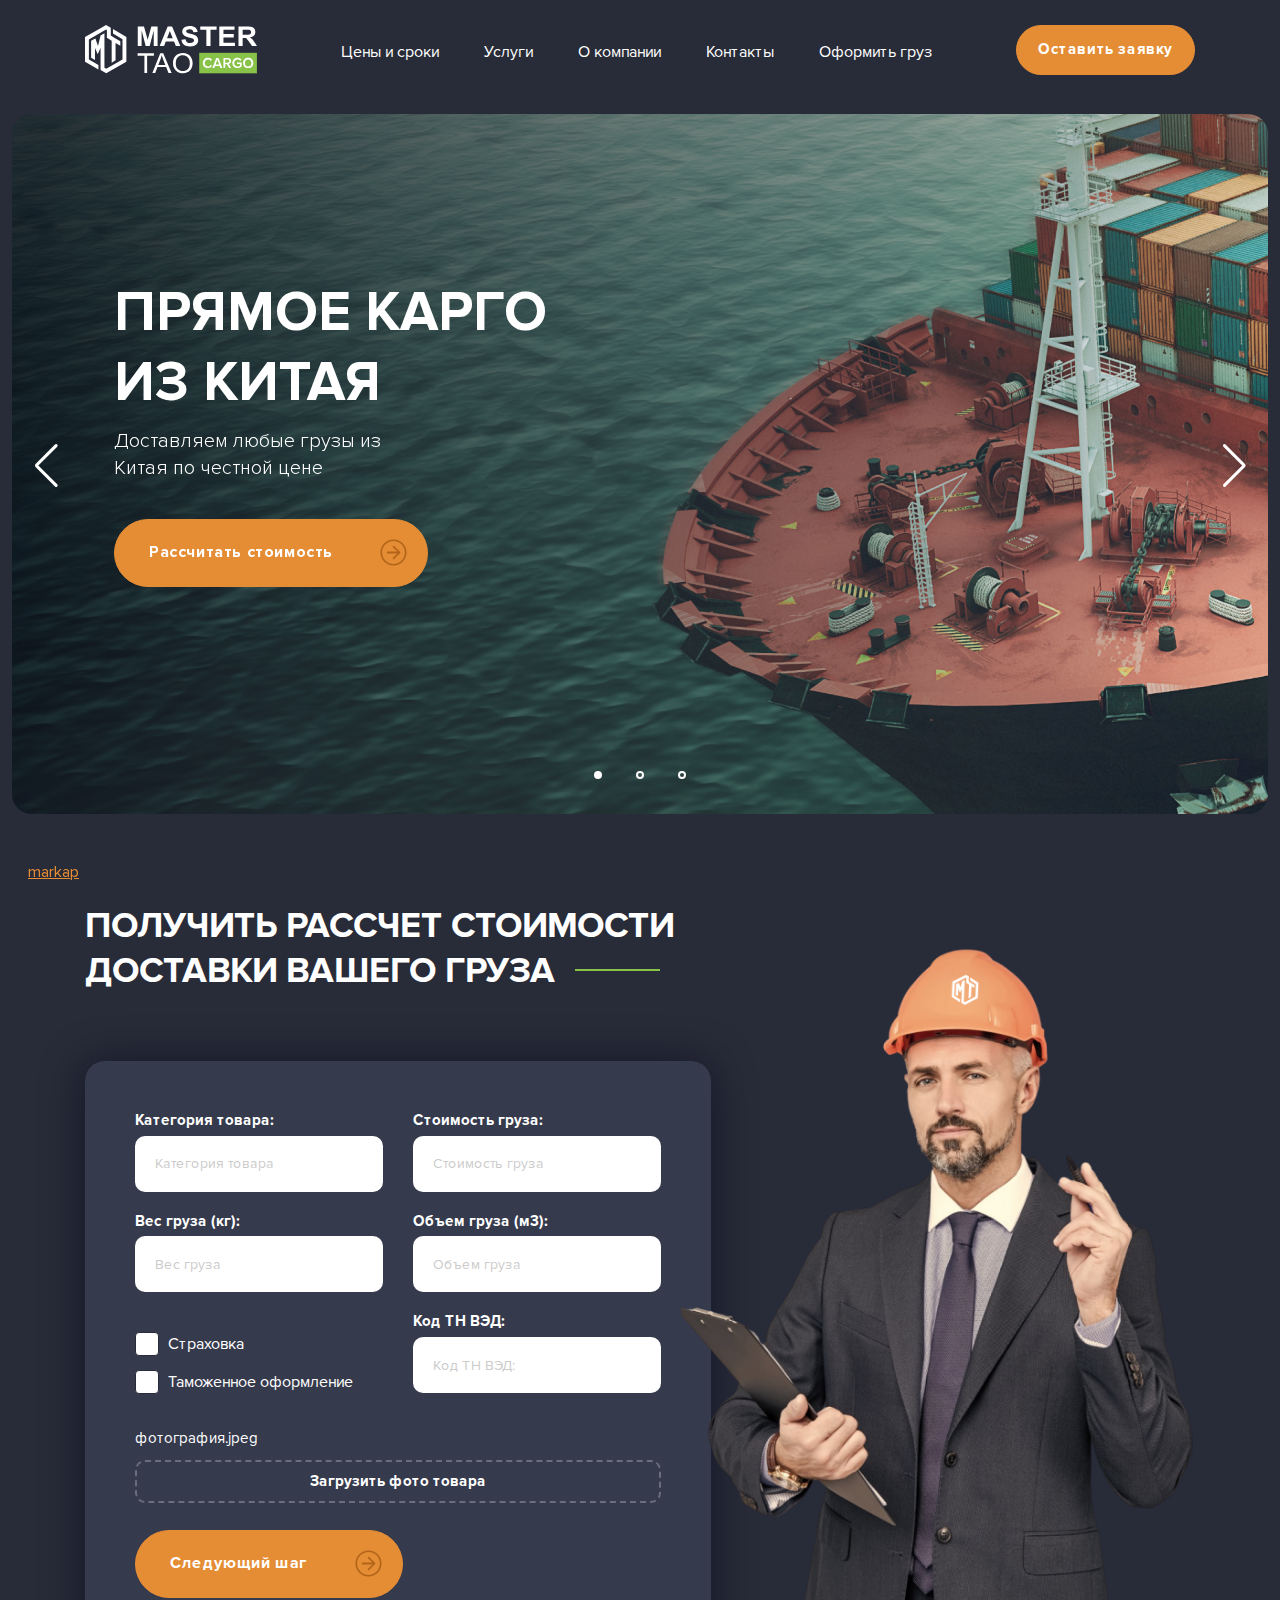
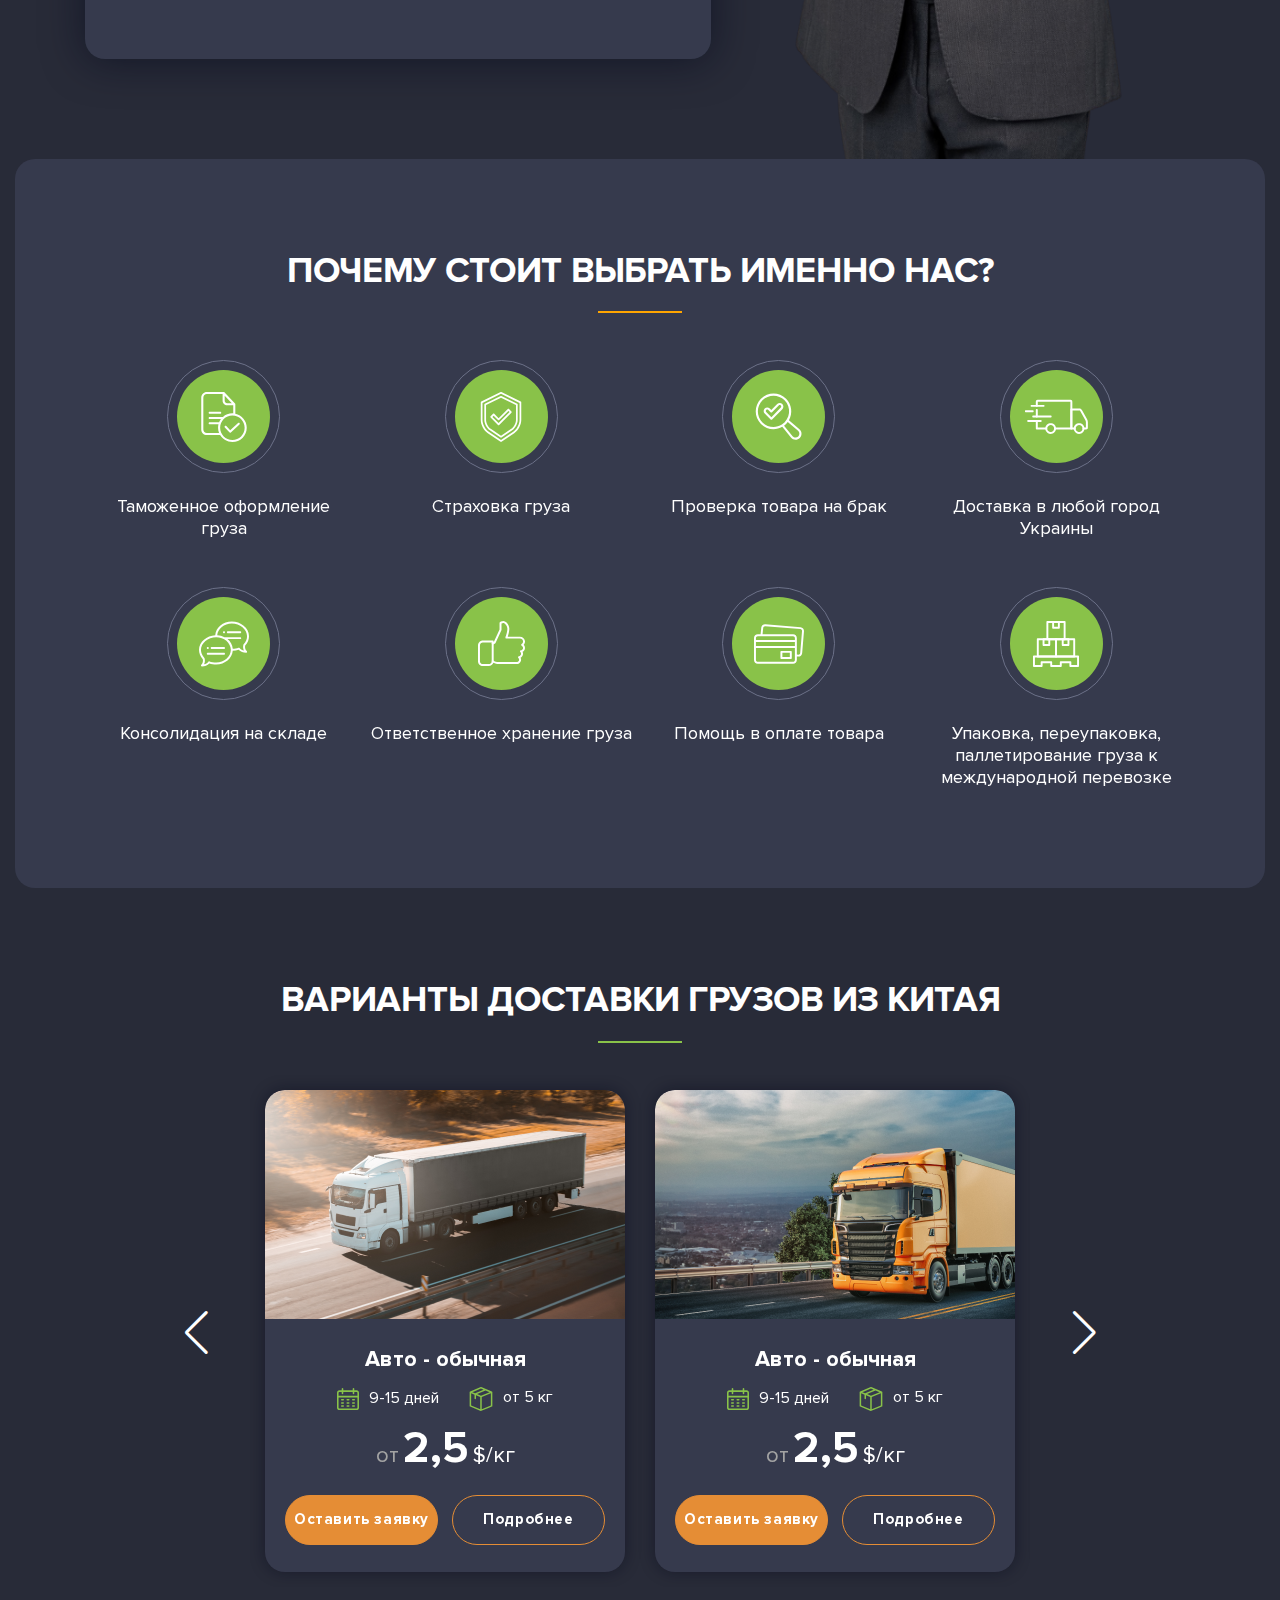
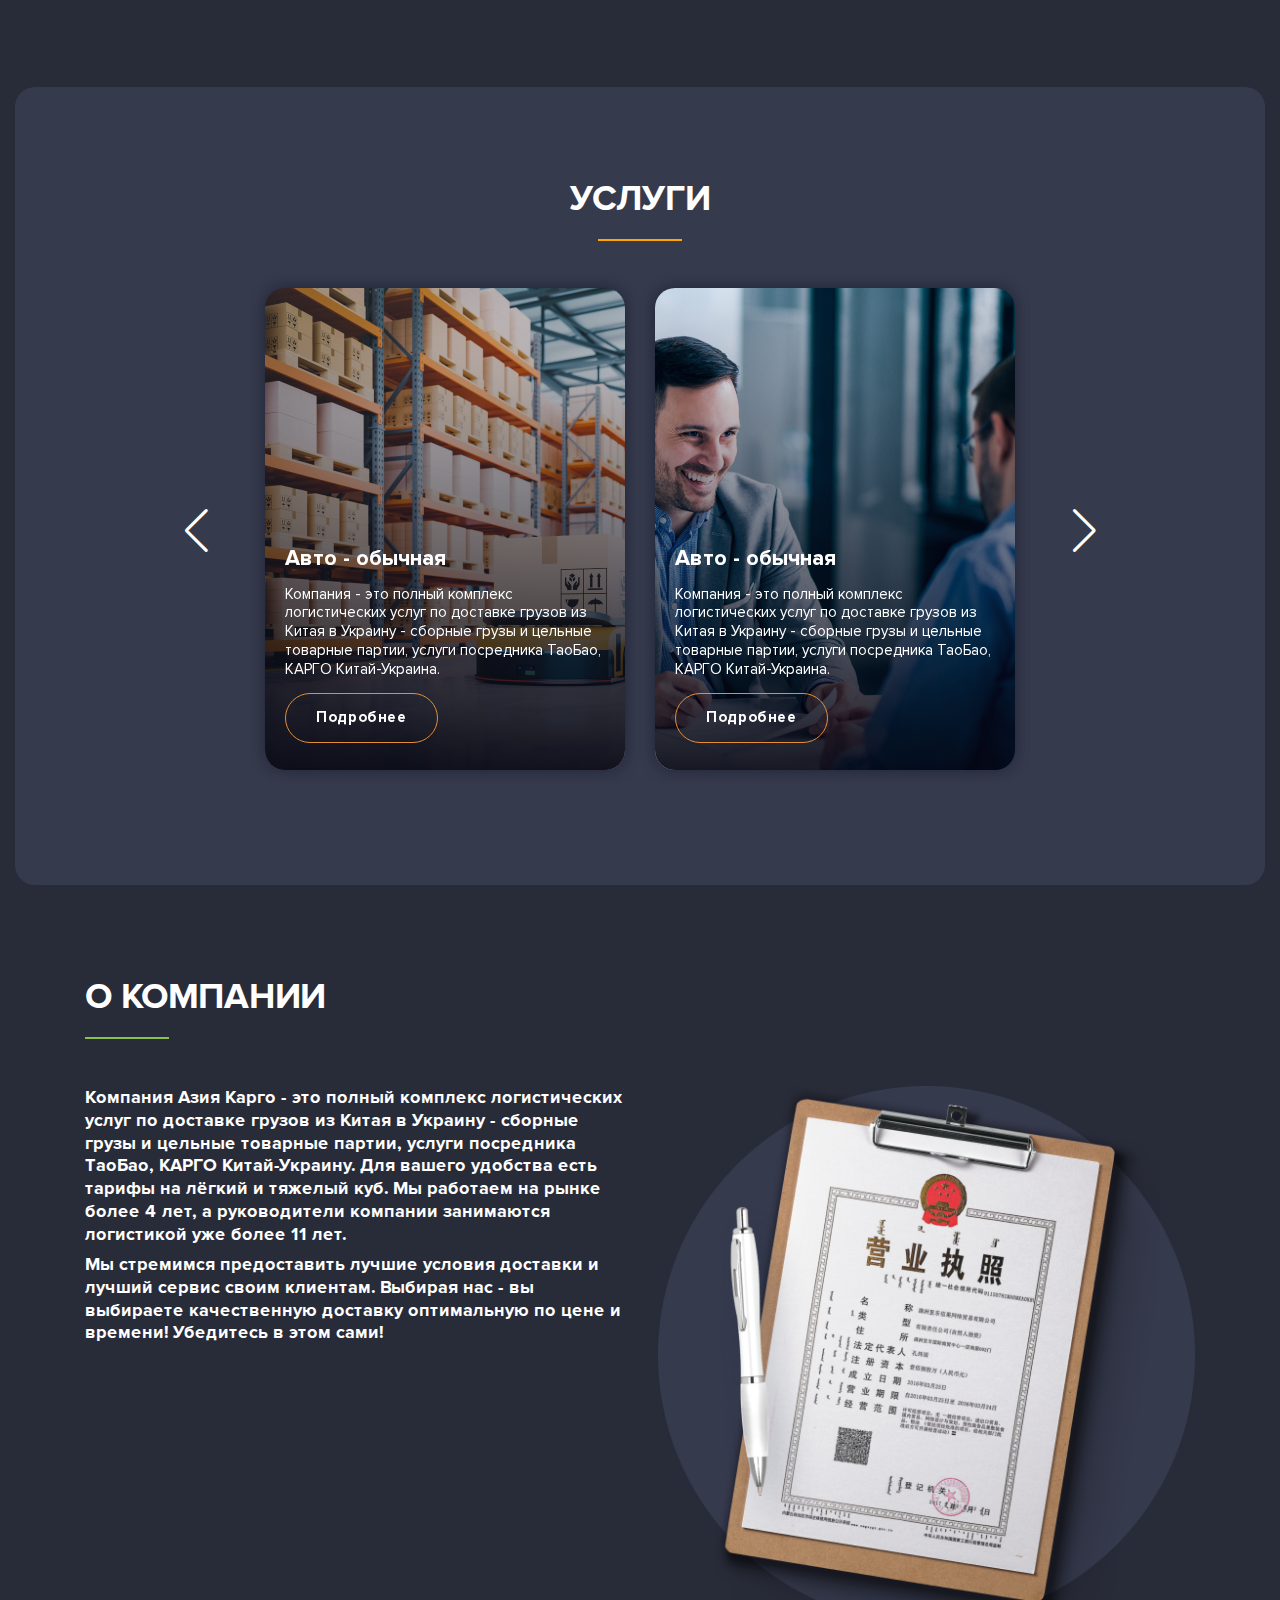
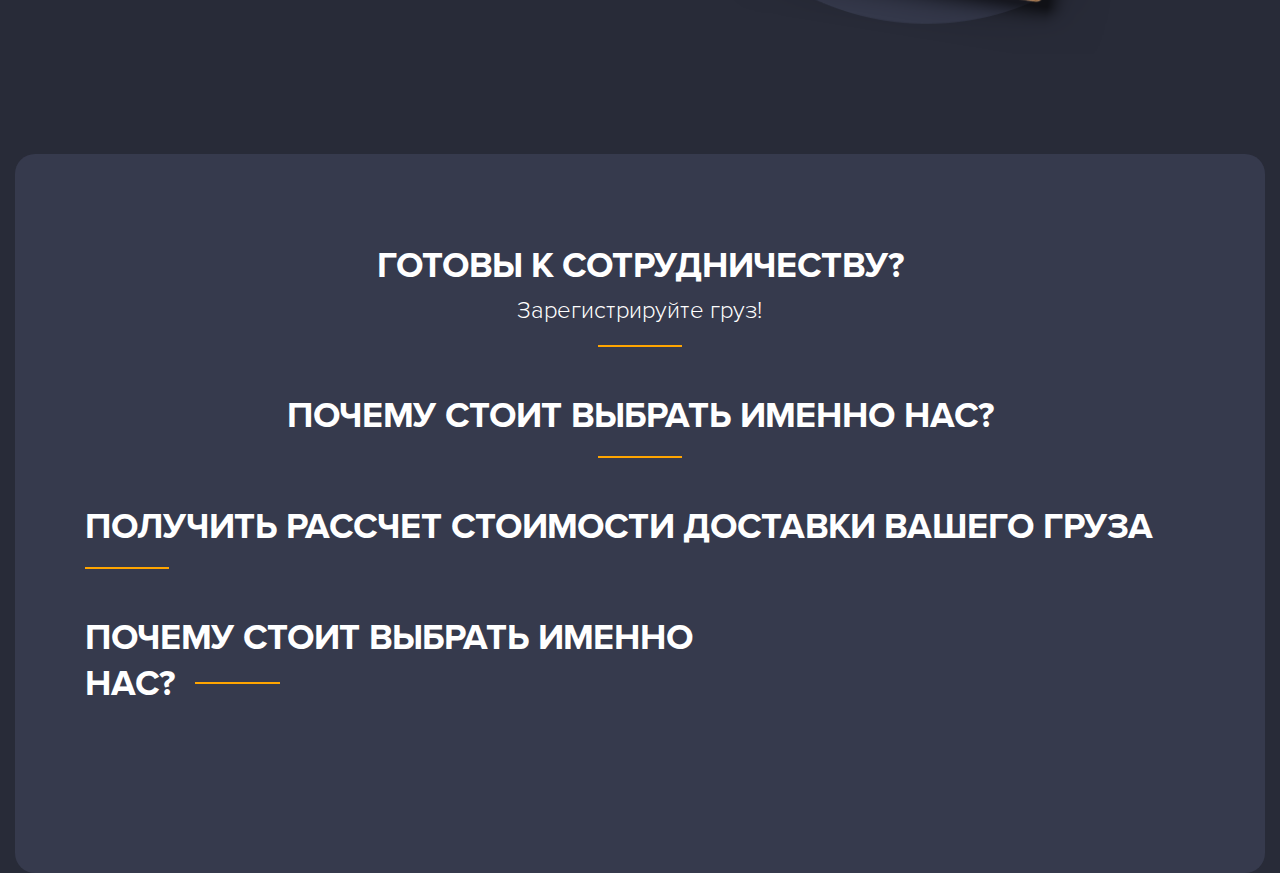
<file: index.html>
<!DOCTYPE html>
<html lang="ru">

<head>
    <meta charset="UTF-8">
    <meta name="theme-color" content="#E58D35">
    <meta name="viewport" content="width=device-width,initial-scale=1">
    <link rel="shortcut icon" href="assets/img/favicon.png">
    <title>MasterTao</title>
    <link rel="stylesheet" href="assets/css/hamburgers.min.css">
    <link rel="stylesheet" href="assets/css/nice-select.min.css">
    <link rel="stylesheet" href="assets/css/jquery.fancybox.min.css">
    <link rel="stylesheet" href="assets/css/slick.min.css">
    <link rel="stylesheet" href="https://cdn.jsdelivr.net/npm/swiper@11/swiper-bundle.min.css" />
    <link rel="stylesheet" href="assets/css/bootstrap.css">
    <link rel="stylesheet" type="text/css" href="style.css">
</head>

<body>
    <a href="markap.html" class="delete" style="position: fixed;bottom: 16px;left: 28px; z-index: 1000;">markap</a>

    <header>
        <div class="header-nav">
            <a href="index.html" class="logo">
            <img src="assets/img/logo.svg" alt="logo">
        </a>
            <div class="mobile-container">
                <nav class="header-nav-list">
                    <a href="#">Цены и сроки</a>
                    <a href="#">Услуги</a>
                    <a href="#">О компании</a>
                    <a href="#">Контакты</a>
                    <a href="#">Оформить груз</a>
                </nav>
                <a href="index.html" class="btn btn-primary">Оставить заявку</a>
            </div>
            <button class="hamburger ms-auto d-lg-none hamburger--collapse" type="button">
                <span class="hamburger-box">
              <span class="hamburger-inner"></span>
                </span>
            </button>
        </div>
    </header>


    <main class="wrapper home">
        <section class="first-screen">

            <div class="slider-info">
                <div class="swiper-wrapper">
                    <div class="swiper-slide" style="background-image: url(assets/img/first-screen-1.png);">
                        <div class="container">
                            <div class="banner">
                                <h1 class="banner-title">Прямое КАРГО из Китая</h1>
                                <h6 class="banner-description">Доставляем любые грузы из Китая по честной цене</h6>
                                <button type="button" class="btn btn-primary btn-lg">Рассчитать стоимость<img src="assets/img/icon-arrow-left.svg" class="icon" alt="icon"></button>
                            </div>
                        </div>
                    </div>
                    <div class="swiper-slide" style="background-image: url(assets/img/first-screen-2.png);">
                        <div class="container">
                            <div class="banner">
                                <h2 class="banner-title">Прямое КАРГО из Китая</h2>
                                <h6 class="banner-description">Доставляем любые грузы из Китая по честной цене</h6>
                                <button type="button" class="btn btn-primary btn-lg">Рассчитать стоимость<img src="assets/img/icon-arrow-left.svg" class="icon" alt="icon"></button>
                            </div>
                        </div>
                    </div>
                    <div class="swiper-slide" style="background-image: url(assets/img/first-screen-3.png);">
                        <div class="container">
                            <div class="banner">
                                <h2 class="banner-title">Прямое КАРГО из Китая</h2>
                                <h6 class="banner-description">Доставляем любые грузы из Китая по честной цене</h6>
                                <button type="button" class="btn btn-primary btn-lg">Рассчитать стоимость<img src="assets/img/icon-arrow-left.svg" class="icon" alt="icon"></button>
                            </div>
                        </div>
                    </div>
                </div>
                <div class="swiper-pagination"></div>
                <div class="arrow-container">
                    <div class="swiper-button-prev"></div>
                    <div class="swiper-button-next"></div>
                </div>
            </div>
        </section>

        <section class="calculation">
            <div class="container">
                <div class="template-title half-section">
                    <h2>Получить рассчет стоимости доставки вашего груза</h2>
                </div>
                <form class="calculation-form">
                    <div class="form-row">
                        <div class="form-column">
                            <div class="input-box">
                                <label for="category">Категория товара:</label>
                                <input id="category" type="text" placeholder="Категория товара">
                            </div>
                            <div class="input-box">
                                <label for="weight">Вес груза (кг):</label>
                                <input id="weight" type="text" placeholder="Вес груза">
                            </div>
                        </div>
                        <div class="form-column">
                            <div class="input-box">
                                <label for="price">Стоимость груза:</label>
                                <input id="price" type="text" placeholder="Стоимость груза">
                            </div>
                            <div class="input-box">
                                <label for="value">Объем груза (м3):</label>
                                <input id="value" type="text" placeholder="Объем груза">
                            </div>
                        </div>

                    </div>
                    <div class="form-row">
                        <div class="form-column">
                            <div class="variation-box">
                                <div class="control-box">
                                    <input id="insurance" type="checkbox" value="insurance">
                                    <label for="insurance">Страховка</label>
                                </div>
                                <div class="control-box">
                                    <input id="paperwork" type="checkbox" value="paperwork">
                                    <label for="paperwork">Таможенное оформление</label>
                                </div>
                            </div>
                        </div>
                        <div class="form-column">
                            <div class="input-box">
                                <label for="cod">Код ТН ВЭД:</label>
                                <input id="cod" type="text" placeholder="Код ТН ВЭД:">
                            </div>
                        </div>
                    </div>
                    <div class="form-row">
                        <div class="form-column">
                            <div class="input-box">
                                <div class="file-name">фотография.jpeg</div>

                                <input id="calculation-file" class="calculation-file" type="file">

                                <label for="calculation-file" class="calculation-label">Загрузить фото товара</label>
                            </div>
                        </div>
                    </div>
                    <div class="form-row">
                        <div class="form-column">
                            <button type="button" class="btn btn-primary btn-lg">Следующий шаг<img src="assets/img/icon-arrow-left.svg" class="icon" alt="icon"></button>
                        </div>
                    </div>
                </form>
                <img src="assets/img/calculation-decoration.png" class="calculation-decoration" alt="decoration">
            </div>
        </section>

        <section class="advantages accent">
            <div class="container">
                <div class="template-title">
                    <h2>Почему стоит выбрать именно нас?</h2>
                </div>
                <div class="slider-advantages">
                    <div class="swiper-wrapper">
                        <div class="swiper-slide">
                            <div class="advantage">
                                <div class="img-box">
                                    <img src="assets/img/advantage-4.svg" alt="">
                                </div>
                                <h6 class="advantage-title">Таможенное оформление груза</h6>
                            </div>
                        </div>
                        <div class="swiper-slide">
                            <div class="advantage">
                                <div class="img-box">
                                    <img src="assets/img/advantage-1.svg" alt="">
                                </div>
                                <h6 class="advantage-title">Страховка груза</h6>
                            </div>
                        </div>
                        <div class="swiper-slide">
                            <div class="advantage">
                                <div class="img-box">
                                    <img src="assets/img/advantage-6.svg" alt="">
                                </div>
                                <h6 class="advantage-title">Проверка товара на брак</h6>
                            </div>
                        </div>
                        <div class="swiper-slide">
                            <div class="advantage">
                                <div class="img-box">
                                    <img src="assets/img/advantage-3.svg" alt="">
                                </div>
                                <h6 class="advantage-title">Доставка в любой город Украины</h6>
                            </div>
                        </div>
                        <div class="swiper-slide">
                            <div class="advantage">
                                <div class="img-box">
                                    <img src="assets/img/advantage-7.svg" alt="">
                                </div>
                                <h6 class="advantage-title">Консолидация на складе</h6>
                            </div>
                        </div>
                        <div class="swiper-slide">
                            <div class="advantage">
                                <div class="img-box">
                                    <img src="assets/img/advantage-5.svg" alt="">
                                </div>
                                <h6 class="advantage-title">Ответственное хранение груза</h6>
                            </div>
                        </div>
                        <div class="swiper-slide">
                            <div class="advantage">
                                <div class="img-box">
                                    <img src="assets/img/advantage-2.svg" alt="">
                                </div>
                                <h6 class="advantage-title">Помощь в оплате товара</h6>
                            </div>
                        </div>
                        <div class="swiper-slide">
                            <div class="advantage">
                                <div class="img-box">
                                    <img src="assets/img/advantage-8.svg" alt="">
                                </div>
                                <h6 class="advantage-title">Упаковка, переупаковка, паллетирование груза к международной перевозке</h6>
                            </div>
                        </div>

                    </div>
                    <div class="swiper-pagination"></div>
                </div>
            </div>
        </section>
        <section class="delivery">
            <div class="container">
                <div class="template-title">
                    <h2>Варианты доставки грузов из Китая</h2>
                </div>

                <div class="swiper-template">
                    <div class="swiper-wrapper">
                        <div class="swiper-slide">
                            <div class="template-card">
                                <div class="img-box">
                                    <img src="assets/img/delivery-1.png" class="card-img" alt="delivery">
                                </div>
                                <h4 class="card-title">Авто - обычная</h4>
                                <div class="card-options">
                                    <div class="options-list">
                                        <div class="option-item"><img src="assets/img/icon-calendar.svg" alt="option">9-15 дней</div>
                                        <div class="option-item"><img src="assets/img/icon-box.svg" alt="option">от 5 кг</div>
                                    </div>
                                    <div class="card-price">
                                        <span>от</span>
                                        <strong>2,5</strong>
                                        <span>$/кг</span>
                                    </div>
                                </div>
                                <div class="btn-row">
                                    <button type="button" class="btn btn-primary">Оставить заявку</button>
                                    <button type="button" class="btn btn-secondary">Подробнее</button>
                                </div>
                            </div>
                        </div>
                        <div class="swiper-slide">
                            <div class="template-card">
                                <div class="img-box">
                                    <img src="assets/img/delivery-2.png" class="card-img" alt="delivery">
                                </div>
                                <h4 class="card-title">Авто - обычная</h4>
                                <div class="card-options">
                                    <div class="options-list">
                                        <div class="option-item"><img src="assets/img/icon-calendar.svg" alt="option">9-15 дней</div>
                                        <div class="option-item"><img src="assets/img/icon-box.svg" alt="option">от 5 кг</div>
                                    </div>
                                    <div class="card-price">
                                        <span>от</span>
                                        <strong>2,5</strong>
                                        <span>$/кг</span>
                                    </div>
                                </div>
                                <div class="btn-row">
                                    <button type="button" class="btn btn-primary">Оставить заявку</button>
                                    <button type="button" class="btn btn-secondary">Подробнее</button>
                                </div>
                            </div>
                        </div>
                        <div class="swiper-slide">
                            <div class="template-card">
                                <div class="img-box">
                                    <img src="assets/img/delivery-3.png" class="card-img" alt="delivery">
                                </div>
                                <h4 class="card-title">Авиа</h4>
                                <div class="card-options">
                                    <div class="options-list">
                                        <div class="option-item"><img src="assets/img/icon-calendar.svg" alt="option">9-15 дней</div>
                                        <div class="option-item"><img src="assets/img/icon-box.svg" alt="option">от 5 кг</div>
                                    </div>
                                    <div class="card-price">
                                        <span>от</span>
                                        <strong>2,5</strong>
                                        <span>$/кг</span>
                                    </div>
                                </div>
                                <div class="btn-row">
                                    <button type="button" class="btn btn-primary">Оставить заявку</button>
                                    <button type="button" class="btn btn-secondary">Подробнее</button>
                                </div>
                            </div>
                        </div>
                        <div class="swiper-slide">
                            <div class="template-card">
                                <div class="img-box">
                                    <img src="assets/img/delivery-4.png" class="card-img" alt="delivery">
                                </div>
                                <h4 class="card-title">Авто - обычная</h4>
                                <div class="card-options">
                                    <div class="options-list">
                                        <div class="option-item"><img src="assets/img/icon-calendar.svg" alt="option">9-15 дней</div>
                                        <div class="option-item"><img src="assets/img/icon-box.svg" alt="option">от 5 кг</div>
                                    </div>
                                    <div class="card-price">
                                        <span>от</span>
                                        <strong>2,5</strong>
                                        <span>$/кг</span>
                                    </div>
                                </div>
                                <div class="btn-row">
                                    <button type="button" class="btn btn-primary">Оставить заявку</button>
                                    <button type="button" class="btn btn-secondary">Подробнее</button>
                                </div>
                            </div>
                        </div>
                        <div class="swiper-slide">
                            <div class="template-card">
                                <div class="img-box">
                                    <img src="assets/img/delivery-5.png" class="card-img" alt="delivery">
                                </div>
                                <h4 class="card-title">Авто - обычная</h4>
                                <div class="card-options">
                                    <div class="options-list">
                                        <div class="option-item"><img src="assets/img/icon-calendar.svg" alt="option">9-15 дней</div>
                                        <div class="option-item"><img src="assets/img/icon-box.svg" alt="option">от 5 кг</div>
                                    </div>
                                    <div class="card-price">
                                        <span>от</span>
                                        <strong>2,5</strong>
                                        <span>$/кг</span>
                                    </div>
                                </div>
                                <div class="btn-row">
                                    <button type="button" class="btn btn-primary">Оставить заявку</button>
                                    <button type="button" class="btn btn-secondary">Подробнее</button>
                                </div>
                            </div>
                        </div>
                    </div>
                    <div class="swiper-pagination"></div>
                    <div class="swiper-template-nav">
                        <div class="swiper-button-prev"></div>
                        <div class="swiper-button-next"></div>
                    </div>
                </div>
            </div>
        </section>


        <section class="services accent">
            <div class="container">
                <div class="template-title">
                    <h2>Услуги</h2>
                </div>

                <div class="swiper-template">
                    <div class="swiper-wrapper">
                        <div class="swiper-slide">
                            <div class="template-card" style="background-image: url(assets/img/services-1.png);">
                                <h4 class="card-title">Авто - обычная</h4>
                                <h6 class="card-description">
                            Компания - это полный комплекс логистических услуг по доставке грузов из Китая в Украину - сборные грузы и цельные товарные партии, услуги посредника ТаоБао, КАРГО Китай-Украина. 
                        </h6>
                                <div class="btn-row">
                                    <button type="button" class="btn btn-secondary">Подробнее</button>
                                </div>
                            </div>
                        </div>
                        <div class="swiper-slide">
                            <div class="template-card" style="background-image: url(assets/img/services-2.png);">
                                <h4 class="card-title">Авто - обычная</h4>
                                <h6 class="card-description">
                            Компания - это полный комплекс логистических услуг по доставке грузов из Китая в Украину - сборные грузы и цельные товарные партии, услуги посредника ТаоБао, КАРГО Китай-Украина. 
                        </h6>
                                <div class="btn-row">
                                    <button type="button" class="btn btn-secondary">Подробнее</button>
                                </div>
                            </div>
                        </div>
                        <div class="swiper-slide">
                            <div class="template-card" style="background-image: url(assets/img/services-3.png);">
                                <h4 class="card-title">Авиа</h4>
                                <h6 class="card-description">
                            Компания - это полный комплекс логистических услуг по доставке грузов из Китая в Украину - сборные грузы и цельные товарные партии, услуги посредника ТаоБао, КАРГО Китай-Украина. 
                        </h6>
                                <div class="btn-row">
                                    <button type="button" class="btn btn-secondary">Подробнее</button>
                                </div>
                            </div>
                        </div>
                        <div class="swiper-slide">
                            <div class="template-card" style="background-image: url(assets/img/services-4.png);">
                                <h4 class="card-title">Авто - обычная</h4>
                                <h6 class="card-description">
                            Компания - это полный комплекс логистических услуг по доставке грузов из Китая в Украину - сборные грузы и цельные товарные партии, услуги посредника ТаоБао, КАРГО Китай-Украина. 
                        </h6>
                                <div class="btn-row">
                                    <button type="button" class="btn btn-secondary">Подробнее</button>
                                </div>
                            </div>
                        </div>
                    </div>
                    <div class="swiper-pagination"></div>
                    <div class="swiper-template-nav">
                        <div class="swiper-button-prev"></div>
                        <div class="swiper-button-next"></div>
                    </div>
                </div>
            </div>
        </section>


        <section class="about">
            <div class="container">
                <div class="template-title text-center text-lg-start">
                    <h2>О компании</h2>
                </div>
                <div class="about-row">
                    <div class="content-box">
                        <h6>Компания Азия Карго - это полный комплекс логистических услуг по доставке грузов из Китая в Украину - сборные грузы и цельные товарные партии, услуги посредника ТаоБао, КАРГО Китай-Украину. Для вашего удобства есть тарифы на лёгкий и тяжелый куб. Мы работаем на рынке более 4 лет, а руководители компании занимаются логистикой уже более 11 лет.</h6>
                        <h6>Мы стремимся предоставить лучшие условия доставки и лучший сервис своим клиентам. Выбирая нас - вы выбираете качественную доставку оптимальную по цене и времени! Убедитесь в этом сами!</h6>
                    </div>
                    <div class="img-box">
                        <img src="assets/img/about.png" class="img-fluid" alt="about">
                    </div>
                </div>
            </div>
        </section>

        <section class="accent">
            <div class="container">
                <div class="template-title">
                    <h2>Готовы к сотрудничеству?</h2>
                    <h3>Зарегистрируйте груз!</h3>
                </div>
                <div class="template-title">
                    <h2>Почему стоит выбрать именно нас?</h2>
                </div>
                <div class="template-title text-center text-lg-start">
                    <h2>Получить рассчет стоимости доставки вашего груза</h2>
                </div>
                <div class="template-title half-section">
                    <h2>Почему стоит выбрать именно нас?</h2>
                </div>
            </div>
        </section>
    </main>
    <footer>

    </footer>
    <script src="assets/js/jquery-3.7.1.min.js"></script>
    <script src="assets/js/bootstrap.bundle.min.js"></script>
    <script src="assets/js/jquery.fancybox.min.js"></script>
    <script src="assets/js/slick.min.js"></script>
    <script src="https://cdn.jsdelivr.net/npm/swiper@11/swiper-bundle.min.js"></script>
    <script src="assets/js/jquery.nice-select.min.js"></script>
    <script src="assets/js/custom.js"></script>
</body>

</html>
</file>
<file: style.css>
@charset "UTF-8";
/*
Theme Name: CustomTheme
Theme URI: https://wordpress.org/themes/CustomTheme/
Author: the Rost team
Author URI: http://rost.com.ua/
Description: CustomTheme brings your site to life with immersive featured images and subtle animations. Our default theme works great in many languages, for any abilities, and on any device.
Version: 1.0
License: GNU General Public License v2 or later
License URI: http://www.gnu.org/licenses/gpl-2.0.html
Text Domain: CustomTheme
Tags: custom-colors, custom-header, custom-menu, custom-logo, editor-style, featured-images, footer-widgets, post-formats
This theme, like WordPress, is licensed under the GPL.
Use it to make something cool, have fun, and share what you've learned with others.
*/
.color-item {
  width: 100%;
  height: 150px;
  margin-bottom: 24px;
}

.color-item-1 {
  background-color: #E58D35;
}

.color-item-2 {
  background-color: #89C249;
}

.color-item-3 {
  background-color: #282B38;
  border: 1px solid #fff;
}

.color-item-4 {
  background-color: #363A4D;
}

::selection {
  color: #fff;
  background-color: #89C249;
}

body {
  font-size: 16px;
  background-color: #282B38;
  color: #fff;
  font-family: "ProximaNova";
}

a {
  color: #E58D35;
}
a:hover {
  color: #E58D35;
  text-decoration: none;
}

h1,
h2,
h3,
h4,
h5,
h6,
.h1,
.h2,
.h3,
.h4,
.h5,
.h6 {
  font-weight: 700;
  line-height: 126%;
}

h1,
.h1 {
  font-size: 56px;
}

h2,
.h2 {
  font-size: 36px;
}

h3,
.h3 {
  font-size: 24px;
}

h4,
.h4 {
  font-size: 22px;
}

h5,
.h5 {
  font-size: 20px;
}

h6,
.h6 {
  font-size: 18px;
}

ol {
  counter-reset: li;
}
ol li {
  list-style: none;
}
ol li:not([class]):before {
  content: counter(li, decimal) ".";
  counter-increment: li;
  color: #89C249;
  margin-right: 12px;
  font-weight: 600;
  font-size: 18px;
}

ul li {
  list-style: none;
}
ul li:not([class]):before {
  content: "";
  background-color: #89C249;
  margin-right: 12px;
  width: 8px;
  height: 8px;
  border-radius: 50%;
  display: inline-block;
}

.container, .header-nav {
  max-width: 1170px;
  padding-right: 30px;
  padding-left: 30px;
  margin-right: auto;
  margin-left: auto;
}

.container-xxl, .slider-info {
  max-width: 1844px;
  margin-left: auto;
  margin-right: auto;
  padding: 0 12px;
  /*or 1820px???? =)*/
}

.wf-300 {
  font-weight: 300;
}

.wf-400 {
  font-weight: 400;
}

.wf-600 {
  font-weight: 600;
}

.wf-700 {
  font-weight: 700;
}

.check-button {
  margin-bottom: 6px;
  padding-left: 2px;
}

/*scss*/
[type=checkbox],
[type=radio] {
  display: none;
}
[type=checkbox]:not([type=radio]):checked + label:before,
[type=radio]:not([type=radio]):checked + label:before {
  content: "";
  background: url("data:image/svg+xml,%3Csvg xmlns='http://www.w3.org/2000/svg' width='12' height='12' viewBox='0 0 12 12' fill='none'%3E%3Cpath d='M4.31726 10.3171C4.07378 10.3171 3.83005 10.2243 3.64431 10.0384L0.278815 6.67291C-0.0929384 6.30116 -0.0929384 5.69853 0.278815 5.32677C0.650569 4.95502 1.2532 4.95502 1.62495 5.32677L4.31726 8.01907L10.3751 1.96139C10.7468 1.58975 11.3496 1.58964 11.7211 1.96139C12.0929 2.33314 12.0929 2.93591 11.7211 3.30753L4.99034 10.0384C4.80446 10.2242 4.56084 10.3171 4.31726 10.3171Z' fill='%23282B38'/%3E%3C/svg%3E") center no-repeat #fff;
}
[type=checkbox] + label,
[type=radio] + label {
  display: flex;
  align-items: center;
  cursor: pointer;
  position: relative;
}
[type=checkbox] + label:before,
[type=radio] + label:before {
  content: "";
  display: block;
  background-color: #FFFFFF;
  border: 1px solid #282B38;
  border-radius: 4px;
  width: 24px;
  height: 24px;
  margin-right: 9px;
}
[type=checkbox] + label:hover::before,
[type=radio] + label:hover::before {
  border: 1px solid #E58D35;
}

[type=radio]:checked + label:before {
  content: "•";
  background: #fff;
  font-size: 40px;
  line-height: 18px;
  color: #282B38;
  text-align: center;
}
[type=radio]:checked + label:after {
  content: "";
  font-size: 40px;
  line-height: 23px;
  height: 12px;
  width: 12px;
  background-color: #282B38;
  text-align: center;
  position: absolute;
  left: 6px;
  top: 6px;
  border-radius: 50%;
}
[type=radio] + label:before {
  border-radius: 50%;
}

.nice-select {
  color: #282B38;
  height: 56px;
  border-radius: 10px;
  padding: 7px 20px;
}
.nice-select:hover {
  box-shadow: 0px 0px 2px 2px #E58D35;
}
.nice-select:focus {
  box-shadow: 0px 0px 2px 2px #89C249;
}
.nice-select:active {
  box-shadow: 0px 0px 10px 0px #89C249;
}
.nice-select:focus-visible {
  outline: none;
}
.nice-select .list {
  width: 100%;
}
.nice-select:after {
  background: url(assets/img/icon-up-arrow.svg) center/contain no-repeat;
  width: 10px;
  height: 10px;
  border: none;
  transform: rotate(-180deg);
  margin-top: -7px;
  right: 24px;
}
.nice-select.open::after {
  transform: rotate(0deg);
  margin-top: -4px;
  right: 20px;
}
.nice-select .option:hover {
  color: #fff;
  background-color: #89C249;
}
.nice-select .option.focus,
.nice-select .option.selected.focus {
  background-color: #89C249;
}

.btn {
  font-weight: 600;
  font-size: 15px;
  line-height: 146%;
  border-radius: 90px;
  padding: 13px 17px;
  display: inline-flex;
  align-items: center;
  letter-spacing: 0.6px;
}
.btn:hover .icon {
  filter: invert(100%) sepia(0%) saturate(0%) hue-rotate(49deg) brightness(180%) contrast(101%);
}
.btn:focus-visible {
  box-shadow: none;
  outline: none;
}
.btn:active:focus, .btn:focus {
  box-shadow: none;
}
.btn:active:focus .icon, .btn:focus .icon {
  filter: invert(100%) sepia(0%) saturate(0%) hue-rotate(49deg) brightness(180%) contrast(101%);
}

.btn-primary {
  background-color: #E58D35;
  border-color: #E58D35;
}
.btn-primary:hover, .btn-primary:active, .btn-primary:focus {
  background-color: #89C249;
  border-color: #89C249;
}

.btn-secondary {
  background-color: transparent;
  border-color: #E58D35;
}
.btn-secondary:hover, .btn-secondary:active, .btn-secondary:focus {
  background-color: #89C249;
  border-color: #89C249;
}

.btn-lg {
  padding: 19.6px 34px;
  font-size: 16px;
}
.btn-lg .icon {
  margin: 0 -14px 0 47px;
  width: 27px;
  height: 27px;
  transition: 0.3s;
}

/*scroll*/
.scroll {
  height: 300px;
  overflow: auto;
}

.scroll-x::-webkit-scrollbar-thumb {
  background-color: #E58D35;
  border-radius: 5px;
}

.scroll-x::-webkit-scrollbar {
  height: 3px;
  background-color: #fff;
  border: 0px solid #fff;
  border-radius: 5px;
}

.scroll::-webkit-scrollbar {
  margin: 5px;
  width: 7px;
  border-radius: 5px;
}

.scroll::-webkit-scrollbar-thumb {
  background-color: #E58D35;
  background-clip: padding-box;
  border: 0px solid #fff;
  border-radius: 5px;
}
.scroll::-webkit-scrollbar-thumb:hover {
  background-color: #E58D35;
  cursor: pointer;
}

.scroll::-webkit-scrollbar-track {
  border-radius: 5px;
  background-color: #fff;
  cursor: pointer;
}

.scroll::-webkit-scrollbar-corner {
  margin-right: 10px;
}

::-webkit-scrollbar-button {
  background-color: transparent;
  display: none;
}

/* IE */
.scroll {
  scrollbar-face-color: #E58D35;
  scrollbar-shadow-color: #fff;
  scrollbar-highlight-color: #fff;
}

/* FireFox */
.scroll {
  scrollbar-color: #E58D35 #fff;
  padding-right: 15px;
}

.scroll {
  overflow: auto;
}

.scroll-heidden::-webkit-scrollbar {
  width: 0px;
}

.page-home section {
  margin-top: 0;
  margin-left: auto;
  margin-right: auto;
  margin-bottom: 95px;
  max-width: 1920px;
}
.page-home section.container-fluid {
  padding: 90px 85px 100px;
  position: relative;
}
.page-home section.container-fluid:before {
  content: "";
  border-radius: 20px;
  position: absolute;
  left: 42px;
  right: 42px;
  top: 0;
  height: 100%;
  background-color: #363A4D;
}

section {
  padding: 90px 0 100px;
}
section.accent {
  position: relative;
}
section.accent:before {
  content: "";
  position: absolute;
  left: 50%;
  transform: translate(-50%, 0);
  max-width: 1820px;
  width: calc(100% - 30px);
  top: 0;
  bottom: 0;
  z-index: -1;
  border-radius: 20px;
  background-color: #363A4D;
}
section:nth-child(odd) .template-title::after,
section:nth-child(odd) .template-title h2::after {
  background-color: orange;
}

.template-title {
  padding-bottom: 60px;
  text-align: center;
  position: relative;
}
.template-title::after {
  content: "";
  position: absolute;
  width: 84px;
  height: 2px;
  background-color: #89C249;
  left: 50%;
  bottom: 47px;
  transform: translate(-50%, 0);
}
.template-title h2 {
  font-size: 36px;
  text-transform: uppercase;
  margin-bottom: 6px;
}
.template-title h3 {
  font-size: 24px;
  font-weight: 300;
}
.template-title.half-section {
  max-width: 620px;
  width: 100%;
  text-align: left;
}
.template-title.half-section h2:after {
  width: 85px;
  height: 2px;
  background-color: #89C249;
  margin: 11px 20px;
}

.input-box label {
  font-weight: 600;
  font-size: 15px;
  line-height: 126%;
  margin-top: 1px;
  margin-bottom: 6px;
}
.input-box input {
  border-radius: 10px;
  padding: 17px 20px;
  font-size: 14px;
  min-height: 56px;
  border: none;
  transition: 0.2s;
  width: 100%;
}
.input-box input:focus-visible {
  outline: none;
}
.input-box input:hover {
  box-shadow: 0px 0px 4px 2px #E58D35;
}
.input-box input:focus {
  box-shadow: 0px 0px 4px 2px #89C249;
}
.input-box input:active {
  box-shadow: 0px 0px 4px 2px #E58D35;
}
.input-box input::placeholder {
  color: #CBCBCB;
}

body.overflow-hidden:before {
  content: "";
  position: absolute;
  top: 0;
  left: 0;
  width: 100vw;
  height: 100vh;
  background-color: rgba(0, 0, 0, 0.5490196078);
  backdrop-filter: blur(4px);
}

.swiper-initialized {
  overflow: hidden;
  position: relative;
}

.swiper-pagination {
  font-size: 0px;
  display: flex;
  justify-content: center;
  gap: 26px;
}

/*test*/
.about-row {
  display: flex;
  gap: 35px;
}
.about-row .img-box,
.about-row .content-box {
  width: 50%;
}

@font-face {
  font-family: "ProximaNova";
  src: url("./assets/fonts/ProximaNova-Light.ttf") format("truetype");
  font-weight: 300;
  font-style: normal;
  font-display: swap;
}
@font-face {
  font-family: "ProximaNova";
  src: url("./assets/fonts/ProximaNova-Regular.ttf") format("truetype");
  font-weight: 400;
  font-style: normal;
  font-display: swap;
}
@font-face {
  font-family: "ProximaNova";
  src: url("./assets/fonts/ProximaNovaroy-Semibold.ttf") format("truetype");
  font-weight: 500;
  font-style: normal;
  font-display: swap;
}
@font-face {
  font-family: "ProximaNova";
  src: url("./assets/fonts/ProximaNova-Bold.ttf") format("truetype");
  font-weight: 600;
  font-style: normal;
  font-display: swap;
}
header {
  z-index: 15;
}

body.overflow-hidden:before {
  z-index: 14;
}

.slider-info .arrow-container {
  z-index: 1;
}

@media screen and (max-width: 1024px) {
  .slider-info .swiper-slide:before {
    z-index: -1;
  }
}
header {
  position: relative;
  background-color: #282B38;
}

.logo img {
  max-width: 172px;
  height: 49px;
}

.header-nav {
  display: flex;
  padding-top: 25px;
  padding-bottom: 39px;
  position: relative;
}
.header-nav .btn {
  padding: 13px 21px;
}

.mobile-container {
  display: flex;
  width: 100%;
}

.header-nav-list {
  margin: 0 auto;
  display: flex;
  align-items: center;
  gap: 45px;
  padding: 4px 12px 0 12px;
}
.header-nav-list a {
  color: #fff;
  text-decoration: none;
}

.hamburger {
  padding: 0;
  margin: 6px 0 0 0;
}

.first-screen {
  padding-top: 0;
  padding-bottom: 0;
}

.slider-info .swiper-slide {
  display: flex;
  align-items: center;
  min-height: 700px;
  background-size: cover;
  border-radius: 20px;
  padding: 0 72px;
}
.slider-info .swiper-pagination {
  bottom: 35px;
}
.slider-info .arrow-container {
  width: 100%;
  position: absolute;
  left: 50%;
  top: 50%;
  transform: translate(-50%, -50%);
  max-width: 1570px;
}

.swiper-button-next,
.swiper-button-prev {
  color: #fff;
  width: 72px;
  height: 48px;
}
.swiper-button-next:hover,
.swiper-button-prev:hover {
  color: #89C249 !important;
}

.swiper-pagination-bullet {
  background: transparent;
  opacity: 1;
  border: 2px solid #fff;
}
.swiper-pagination-bullet.swiper-pagination-bullet-active {
  background: #fff;
}

.banner {
  padding-bottom: 63px;
}
.banner-title {
  font-size: 56px;
  line-height: 1.26;
  margin-bottom: 9px;
  max-width: 440px;
  text-transform: uppercase;
}
.banner-description {
  font-size: 20px;
  line-height: 1.35;
  margin-bottom: 37px;
  font-weight: 300;
  max-width: 320px;
}

.calculation .container, .calculation .header-nav {
  position: relative;
}

.calculation-form {
  max-width: 626px;
  padding: 47px 50px 61px;
  background-color: #363A4D;
  border-radius: 20px;
  box-shadow: 0px 2px 40px 0 rgba(6, 9, 27, 0.62);
}

.form-row {
  display: flex;
  gap: 30px;
}

.form-column {
  width: 100%;
}

.input-box {
  margin-bottom: 17px;
}

.variation-box {
  padding-top: 23px;
}

.control-box {
  margin-bottom: 14px;
}

[type=file] {
  display: none;
}

.input-box .calculation-label {
  border: 2px dashed rgba(255, 255, 255, 0.2588235294);
  padding: 10px 24px;
  width: 100%;
  border-radius: 10px;
  text-align: center;
  transition: 0.3s;
  margin-bottom: 10px;
}
.input-box .calculation-label:hover {
  color: #89C249;
  border: 2px dashed #89C249;
}

.file-name {
  font-size: 15px;
  margin: 0 0 9px 0;
}

.special-gap {
  margin-bottom: 17px;
}

.calculation-decoration {
  position: absolute;
  bottom: -100px;
  left: 626px;
  max-width: 29.167vw;
  max-height: 888px;
}

.advantage {
  max-width: 263px;
  text-align: center;
  margin: 0 auto;
}
.advantage .img-box {
  width: 93px;
  height: 93px;
  background: #89C249;
  display: flex;
  align-items: center;
  justify-content: center;
  border-radius: 50%;
  margin: 10px auto 32px;
  position: relative;
}
.advantage .img-box::before {
  content: "";
  width: 113px;
  height: 113px;
  border: 1px solid #6C7188;
  position: absolute;
  left: -10px;
  top: -10px;
  border-radius: 50%;
}
.advantage-title {
  font-weight: 400;
  margin: 0;
  line-height: 1.223;
  min-height: 66px;
}

.advantages .swiper-pagination {
  position: static;
  margin-top: 8px;
}

.swiper-template {
  --padding: 90px;
  padding: 0 var(--padding);
  margin: -15px calc(-30px - var(--padding)) 0;
}
.swiper-template .swiper-template-nav {
  position: absolute;
  top: 50%;
  left: 14px;
  height: 0;
  max-width: 1323px;
  width: 100%;
  display: flex;
  justify-content: space-between;
  z-index: 3;
}
.swiper-template .swiper-button-next,
.swiper-template .swiper-button-prev {
  position: static;
}
.swiper-template:before, .swiper-template:after {
  content: "";
  position: absolute;
  left: 0;
  top: 0;
  display: inline-block;
  width: var(--padding);
  height: 100%;
  background: #282b38;
  z-index: 2;
}
.swiper-template:after {
  left: calc(100% - var(--padding));
}
.swiper-template .swiper-slide {
  padding: 15px;
}

.template-card {
  border-radius: 20px;
  background-color: #363A4D;
  padding: 0 20px 27px;
  overflow: hidden;
  text-align: center;
  box-shadow: 0px 0px 15px 0 rgba(6, 9, 27, 0.45);
  max-width: 360px;
  margin: 0 auto;
  height: 482px;
}
.template-card .img-box {
  margin: 0 -20px 27px;
}

.card-img {
  border-radius: 0;
  height: 229px;
  object-fit: contain;
}

.card-title {
  margin-bottom: 12px;
}

.card-options {
  margin-bottom: 18px;
}

.options-list {
  display: flex;
  justify-content: center;
  align-items: center;
  gap: 30px;
  margin-bottom: 8px;
}

.option-item img {
  margin-right: 10px;
  max-width: 24px;
}

.card-price {
  color: #fff;
}
.card-price span {
  font-size: 22px;
  line-height: 125%;
}
.card-price span:first-child {
  color: #a3a3a3;
}
.card-price strong {
  font-weight: 700;
  font-size: 45px;
  line-height: 1.3;
}

.btn-row {
  display: flex;
  gap: 14px;
}
.btn-row .btn {
  width: 153px;
  justify-content: center;
  padding: 13px 8px;
}

.services .swiper-template:before,
.services .swiper-template:after {
  background-color: #363A4D;
}
.services .template-card {
  position: relative;
  text-align: left;
  display: flex;
  flex-direction: column;
}
.services .template-card:before {
  content: "";
  position: absolute;
  background: linear-gradient(0deg, rgba(4, 5, 17, 0.91) 0%, rgba(88, 88, 88, 0) 100%);
  left: 0;
  top: 0;
  right: 0;
  bottom: 0;
}
.services .template-card > * {
  z-index: 0;
}
.services .card-title {
  margin-top: auto;
}
.services .card-description {
  font-size: 15px;
  text-align: left;
  font-weight: 400;
  margin-bottom: 14px;
}

@media (min-width: 1025px) {
  .template-title.half-section:after {
    display: none;
  }
  .template-title.half-section h2:after {
    content: "";
    display: inline-block;
  }
  .template-title.text-lg-start:after {
    left: 0;
    transform: none;
  }
  .slider-advantages .swiper-wrapper {
    flex-wrap: wrap;
    gap: 26px 0;
  }
  .slider-advantages .swiper-slide {
    max-width: 25%;
  }
}
@media screen and (max-width: 1399px) {
  .calculation-decoration {
    max-width: 40vw;
  }
  .swiper-template {
    margin: -15px auto 0;
    max-width: 960px;
  }
  .swiper-template .swiper-template-nav {
    left: 0px;
  }
}
@media screen and (max-width: 1199px) {
  .header-nav-list {
    gap: 35px;
  }
  .calculation-decoration {
    max-width: 36.167vw;
  }
}
@media screen and (max-width: 1024px) {
  section {
    padding: 55px 0 60px;
  }
  section.accent:before {
    width: 100%;
    border-radius: 0;
  }
  .container, .header-nav {
    padding-right: 20px;
    padding-left: 20px;
  }
  .logo img {
    max-width: 126px;
  }
  .header-nav {
    padding-top: 18px;
    padding-bottom: 16px;
  }
  .header-nav-list {
    flex-direction: column;
    padding: 37px 12px 34px;
    gap: 11px;
    font-size: 24px;
    line-height: 222%;
  }
  .header-nav .btn {
    padding: 21px 82px;
  }
  .mobile-container {
    visibility: hidden;
    opacity: 0;
    transition: 0.3s;
    position: absolute;
    top: 71px;
    left: 0;
    flex-direction: column;
    background-color: #363A4D;
    padding: 0 40px 60px;
    align-items: center;
    transform: translate(-100%);
    box-shadow: 14px 22px 40px 0 rgba(30, 35, 66, 0.28);
  }
  .mobile-container.show {
    visibility: visible;
    opacity: 1;
    transform: translate(0);
  }
  .slider-info {
    padding: 0;
  }
  .slider-info .swiper-slide {
    min-height: calc(100vh - 71px);
    border-radius: 0;
    padding: 68px 20px 0;
    background-position: center;
  }
  .slider-info .swiper-slide:before {
    content: "";
    position: absolute;
    left: 0;
    top: 0;
    height: 100%;
    width: 100%;
    background-color: rgba(4, 5, 17, 0.6);
  }
  .slider-info .btn-lg {
    padding: 19.6px 25px;
  }
  .banner {
    display: flex;
    flex-direction: column;
    align-items: center;
    text-align: center;
  }
  .banner-title {
    font-size: 32px;
  }
  .banner-description {
    font-size: 16px;
    max-width: 275px;
    margin-bottom: 20px;
  }
  .template-title h2 {
    font-size: 24px;
  }
  .template-title h3 {
    font-size: 18px;
  }
  .template-title:after {
    bottom: 42px;
  }
  .template-title.half-section {
    margin: 0 auto;
    text-align: center;
  }
  .calculation-form {
    margin: 0 auto;
  }
  .calculation-decoration {
    display: none;
  }
  .swiper-template {
    padding: 0 0 25px;
    margin: -15px -20px 0;
  }
  .swiper-template .swiper-slide {
    padding: 15px;
  }
  .slider-info.swiper-horizontal > .swiper-pagination-bullets {
    bottom: 43px;
  }
  .swiper-horizontal > .swiper-pagination-bullets {
    bottom: 0;
  }
  .swiper-template:before,
  .swiper-template:after {
    display: none;
  }
}
@media screen and (max-width: 767px) {
  .form-row {
    flex-direction: column;
    gap: 0px;
  }
  .calculation-form {
    padding: 50px 30px 34px;
    border-radius: 20px;
  }
  .calculation-form .btn-lg {
    width: 100%;
  }
  .calculation-form .btn-lg .icon {
    margin: 0 -14px 0 auto;
  }
  .variation-box {
    padding-top: 10px;
  }
  .special-gap {
    margin-bottom: 0px;
  }
}
@media screen and (max-width: 575px) {
  .template-card {
    padding: 0 23px 27px;
    max-width: 335px;
  }
  .template-card .img-box {
    margin: 0 -23px 27px;
  }
  .template-card .card-img {
    height: 213px;
  }
  .btn-row {
    gap: 12px;
  }
  .btn-row .btn {
    width: 138px;
    justify-content: center;
    padding: 13px 4px;
  }
}
/*# sourceMappingURL=style.css.map */
</file>
<file: assets/css/hamburgers.min.css>
/*!
 * Hamburgers
 * @description Tasty CSS-animated hamburgers
 * @author Jonathan Suh @jonsuh
 * @site https://jonsuh.com/hamburgers
 * @link https://github.com/jonsuh/hamburgers
 */
.hamburger{padding:7px 0;display:inline-block;cursor:pointer;transition-property:opacity,filter;transition-duration:.15s;transition-timing-function:linear;font:inherit;color:inherit;text-transform:none;background-color:transparent;border:0;margin:0;overflow:visible}
.hamburger:hover{opacity:.7}
.hamburger.is-active:hover{opacity:.7}
.hamburger.is-active .hamburger-inner,.hamburger.is-active .hamburger-inner::after,.hamburger.is-active .hamburger-inner::before{background-color:#fff}
.hamburger-box{width:28px;height:24px;display:inline-block;position:relative}
.hamburger-inner{display:block;top:50%;margin-top:-2px}
.hamburger-inner,.hamburger-inner::after,.hamburger-inner::before{width:28px;height:3px;background-color:#fff;border-radius:4px;position:absolute;transition-property:transform;transition-duration:.15s;transition-timing-function:ease}
.hamburger-inner::after,.hamburger-inner::before{content:"";display:block}
.hamburger-inner::before{top:-10px}
.hamburger-inner::after{bottom:-10px}
.hamburger--3dx .hamburger-box{perspective:80px}
.hamburger--3dx .hamburger-inner{transition:transform .15s cubic-bezier(.645,.045,.355,1),background-color 0s .1s cubic-bezier(.645,.045,.355,1)}
.hamburger--3dx .hamburger-inner::after,.hamburger--3dx .hamburger-inner::before{transition:transform 0s .1s cubic-bezier(.645,.045,.355,1)}
.hamburger--3dx.is-active .hamburger-inner{background-color:transparent!important;transform:rotateY(180deg)}
.hamburger--3dx.is-active .hamburger-inner::before{transform:translate3d(0,10px,0) rotate(45deg)}
.hamburger--3dx.is-active .hamburger-inner::after{transform:translate3d(0,-10px,0) rotate(-45deg)}
.hamburger--3dx-r .hamburger-box{perspective:80px}
.hamburger--3dx-r .hamburger-inner{transition:transform .15s cubic-bezier(.645,.045,.355,1),background-color 0s .1s cubic-bezier(.645,.045,.355,1)}
.hamburger--3dx-r .hamburger-inner::after,.hamburger--3dx-r .hamburger-inner::before{transition:transform 0s .1s cubic-bezier(.645,.045,.355,1)}
.hamburger--3dx-r.is-active .hamburger-inner{background-color:transparent!important;transform:rotateY(-180deg)}
.hamburger--3dx-r.is-active .hamburger-inner::before{transform:translate3d(0,10px,0) rotate(45deg)}
.hamburger--3dx-r.is-active .hamburger-inner::after{transform:translate3d(0,-10px,0) rotate(-45deg)}
.hamburger--3dy .hamburger-box{perspective:80px}
.hamburger--3dy .hamburger-inner{transition:transform .15s cubic-bezier(.645,.045,.355,1),background-color 0s .1s cubic-bezier(.645,.045,.355,1)}
.hamburger--3dy .hamburger-inner::after,.hamburger--3dy .hamburger-inner::before{transition:transform 0s .1s cubic-bezier(.645,.045,.355,1)}
.hamburger--3dy.is-active .hamburger-inner{background-color:transparent!important;transform:rotateX(-180deg)}
.hamburger--3dy.is-active .hamburger-inner::before{transform:translate3d(0,10px,0) rotate(45deg)}
.hamburger--3dy.is-active .hamburger-inner::after{transform:translate3d(0,-10px,0) rotate(-45deg)}
.hamburger--3dy-r .hamburger-box{perspective:80px}
.hamburger--3dy-r .hamburger-inner{transition:transform .15s cubic-bezier(.645,.045,.355,1),background-color 0s .1s cubic-bezier(.645,.045,.355,1)}
.hamburger--3dy-r .hamburger-inner::after,.hamburger--3dy-r .hamburger-inner::before{transition:transform 0s .1s cubic-bezier(.645,.045,.355,1)}
.hamburger--3dy-r.is-active .hamburger-inner{background-color:transparent!important;transform:rotateX(180deg)}
.hamburger--3dy-r.is-active .hamburger-inner::before{transform:translate3d(0,10px,0) rotate(45deg)}
.hamburger--3dy-r.is-active .hamburger-inner::after{transform:translate3d(0,-10px,0) rotate(-45deg)}
.hamburger--3dxy .hamburger-box{perspective:80px}
.hamburger--3dxy .hamburger-inner{transition:transform .15s cubic-bezier(.645,.045,.355,1),background-color 0s .1s cubic-bezier(.645,.045,.355,1)}
.hamburger--3dxy .hamburger-inner::after,.hamburger--3dxy .hamburger-inner::before{transition:transform 0s .1s cubic-bezier(.645,.045,.355,1)}
.hamburger--3dxy.is-active .hamburger-inner{background-color:transparent!important;transform:rotateX(180deg) rotateY(180deg)}
.hamburger--3dxy.is-active .hamburger-inner::before{transform:translate3d(0,10px,0) rotate(45deg)}
.hamburger--3dxy.is-active .hamburger-inner::after{transform:translate3d(0,-10px,0) rotate(-45deg)}
.hamburger--3dxy-r .hamburger-box{perspective:80px}
.hamburger--3dxy-r .hamburger-inner{transition:transform .15s cubic-bezier(.645,.045,.355,1),background-color 0s .1s cubic-bezier(.645,.045,.355,1)}
.hamburger--3dxy-r .hamburger-inner::after,.hamburger--3dxy-r .hamburger-inner::before{transition:transform 0s .1s cubic-bezier(.645,.045,.355,1)}
.hamburger--3dxy-r.is-active .hamburger-inner{background-color:transparent!important;transform:rotateX(180deg) rotateY(180deg) rotateZ(-180deg)}
.hamburger--3dxy-r.is-active .hamburger-inner::before{transform:translate3d(0,10px,0) rotate(45deg)}
.hamburger--3dxy-r.is-active .hamburger-inner::after{transform:translate3d(0,-10px,0) rotate(-45deg)}
.hamburger--arrow.is-active .hamburger-inner::before{transform:translate3d(-8px,0,0) rotate(-45deg) scale(.7,1)}
.hamburger--arrow.is-active .hamburger-inner::after{transform:translate3d(-8px,0,0) rotate(45deg) scale(.7,1)}
.hamburger--arrow-r.is-active .hamburger-inner::before{transform:translate3d(8px,0,0) rotate(45deg) scale(.7,1)}
.hamburger--arrow-r.is-active .hamburger-inner::after{transform:translate3d(8px,0,0) rotate(-45deg) scale(.7,1)}
.hamburger--arrowalt .hamburger-inner::before{transition:top .1s .1s ease,transform .1s cubic-bezier(.165,.84,.44,1)}
.hamburger--arrowalt .hamburger-inner::after{transition:bottom .1s .1s ease,transform .1s cubic-bezier(.165,.84,.44,1)}
.hamburger--arrowalt.is-active .hamburger-inner::before{top:0;transform:translate3d(-8px,-10px,0) rotate(-45deg) scale(.7,1);transition:top .1s ease,transform .1s .1s cubic-bezier(.895,.03,.685,.22)}
.hamburger--arrowalt.is-active .hamburger-inner::after{bottom:0;transform:translate3d(-8px,10px,0) rotate(45deg) scale(.7,1);transition:bottom .1s ease,transform .1s .1s cubic-bezier(.895,.03,.685,.22)}
.hamburger--arrowalt-r .hamburger-inner::before{transition:top .1s .1s ease,transform .1s cubic-bezier(.165,.84,.44,1)}
.hamburger--arrowalt-r .hamburger-inner::after{transition:bottom .1s .1s ease,transform .1s cubic-bezier(.165,.84,.44,1)}
.hamburger--arrowalt-r.is-active .hamburger-inner::before{top:0;transform:translate3d(8px,-10px,0) rotate(45deg) scale(.7,1);transition:top .1s ease,transform .1s .1s cubic-bezier(.895,.03,.685,.22)}
.hamburger--arrowalt-r.is-active .hamburger-inner::after{bottom:0;transform:translate3d(8px,10px,0) rotate(-45deg) scale(.7,1);transition:bottom .1s ease,transform .1s .1s cubic-bezier(.895,.03,.685,.22)}
.hamburger--arrowturn.is-active .hamburger-inner{transform:rotate(-180deg)}
.hamburger--arrowturn.is-active .hamburger-inner::before{transform:translate3d(8px,0,0) rotate(45deg) scale(.7,1)}
.hamburger--arrowturn.is-active .hamburger-inner::after{transform:translate3d(8px,0,0) rotate(-45deg) scale(.7,1)}
.hamburger--arrowturn-r.is-active .hamburger-inner{transform:rotate(-180deg)}
.hamburger--arrowturn-r.is-active .hamburger-inner::before{transform:translate3d(-8px,0,0) rotate(-45deg) scale(.7,1)}
.hamburger--arrowturn-r.is-active .hamburger-inner::after{transform:translate3d(-8px,0,0) rotate(45deg) scale(.7,1)}
.hamburger--boring .hamburger-inner,.hamburger--boring .hamburger-inner::after,.hamburger--boring .hamburger-inner::before{transition-property:none}
.hamburger--boring.is-active .hamburger-inner{transform:rotate(45deg)}
.hamburger--boring.is-active .hamburger-inner::before{top:0;opacity:0}
.hamburger--boring.is-active .hamburger-inner::after{bottom:0;transform:rotate(-90deg)}
.hamburger--collapse .hamburger-inner{top:auto;bottom:0;transition-duration:.13s;transition-delay:.13s;transition-timing-function:cubic-bezier(.55,.055,.675,.19)}
.hamburger--collapse .hamburger-inner::after{top:-20px;transition:top .2s .2s cubic-bezier(.33333,.66667,.66667,1),opacity .1s linear}
.hamburger--collapse .hamburger-inner::before{transition:top .12s .2s cubic-bezier(.33333,.66667,.66667,1),transform .13s cubic-bezier(.55,.055,.675,.19)}
.hamburger--collapse.is-active .hamburger-inner{transform:translate3d(0,-10px,0) rotate(-45deg);transition-delay:.22s;transition-timing-function:cubic-bezier(.215,.61,.355,1)}
.hamburger--collapse.is-active .hamburger-inner::after{top:0;opacity:0;transition:top .2s cubic-bezier(.33333,0,.66667,.33333),opacity .1s .22s linear}
.hamburger--collapse.is-active .hamburger-inner::before{top:0;transform:rotate(-90deg);transition:top .1s .16s cubic-bezier(.33333,0,.66667,.33333),transform .13s .25s cubic-bezier(.215,.61,.355,1)}
.hamburger--collapse-r .hamburger-inner{top:auto;bottom:0;transition-duration:.13s;transition-delay:.13s;transition-timing-function:cubic-bezier(.55,.055,.675,.19)}
.hamburger--collapse-r .hamburger-inner::after{top:-20px;transition:top .2s .2s cubic-bezier(.33333,.66667,.66667,1),opacity .1s linear}
.hamburger--collapse-r .hamburger-inner::before{transition:top .12s .2s cubic-bezier(.33333,.66667,.66667,1),transform .13s cubic-bezier(.55,.055,.675,.19)}
.hamburger--collapse-r.is-active .hamburger-inner{transform:translate3d(0,-10px,0) rotate(45deg);transition-delay:.22s;transition-timing-function:cubic-bezier(.215,.61,.355,1)}
.hamburger--collapse-r.is-active .hamburger-inner::after{top:0;opacity:0;transition:top .2s cubic-bezier(.33333,0,.66667,.33333),opacity .1s .22s linear}
.hamburger--collapse-r.is-active .hamburger-inner::before{top:0;transform:rotate(90deg);transition:top .1s .16s cubic-bezier(.33333,0,.66667,.33333),transform .13s .25s cubic-bezier(.215,.61,.355,1)}
.hamburger--elastic .hamburger-inner{top:2px;transition-duration:275ms;transition-timing-function:cubic-bezier(.68,-.55,.265,1.55)}
.hamburger--elastic .hamburger-inner::before{top:10px;transition:opacity 125ms 275ms ease}
.hamburger--elastic .hamburger-inner::after{top:20px;transition:transform 275ms cubic-bezier(.68,-.55,.265,1.55)}
.hamburger--elastic.is-active .hamburger-inner{transform:translate3d(0,10px,0) rotate(135deg);transition-delay:75ms}
.hamburger--elastic.is-active .hamburger-inner::before{transition-delay:0s;opacity:0}
.hamburger--elastic.is-active .hamburger-inner::after{transform:translate3d(0,-20px,0) rotate(-270deg);transition-delay:75ms}
.hamburger--elastic-r .hamburger-inner{top:2px;transition-duration:275ms;transition-timing-function:cubic-bezier(.68,-.55,.265,1.55)}
.hamburger--elastic-r .hamburger-inner::before{top:10px;transition:opacity 125ms 275ms ease}
.hamburger--elastic-r .hamburger-inner::after{top:20px;transition:transform 275ms cubic-bezier(.68,-.55,.265,1.55)}
.hamburger--elastic-r.is-active .hamburger-inner{transform:translate3d(0,10px,0) rotate(-135deg);transition-delay:75ms}
.hamburger--elastic-r.is-active .hamburger-inner::before{transition-delay:0s;opacity:0}
.hamburger--elastic-r.is-active .hamburger-inner::after{transform:translate3d(0,-20px,0) rotate(270deg);transition-delay:75ms}
.hamburger--emphatic{overflow:hidden}
.hamburger--emphatic .hamburger-inner{transition:background-color 125ms 175ms ease-in}
.hamburger--emphatic .hamburger-inner::before{left:0;transition:transform 125ms cubic-bezier(.6,.04,.98,.335),top 50ms 125ms linear,left 125ms 175ms ease-in}
.hamburger--emphatic .hamburger-inner::after{top:10px;right:0;transition:transform 125ms cubic-bezier(.6,.04,.98,.335),top 50ms 125ms linear,right 125ms 175ms ease-in}
.hamburger--emphatic.is-active .hamburger-inner{transition-delay:0s;transition-timing-function:ease-out;background-color:transparent!important}
.hamburger--emphatic.is-active .hamburger-inner::before{left:-80px;top:-80px;transform:translate3d(80px,80px,0) rotate(45deg);transition:left 125ms ease-out,top 50ms 125ms linear,transform 125ms 175ms cubic-bezier(.075,.82,.165,1)}
.hamburger--emphatic.is-active .hamburger-inner::after{right:-80px;top:-80px;transform:translate3d(-80px,80px,0) rotate(-45deg);transition:right 125ms ease-out,top 50ms 125ms linear,transform 125ms 175ms cubic-bezier(.075,.82,.165,1)}
.hamburger--emphatic-r{overflow:hidden}
.hamburger--emphatic-r .hamburger-inner{transition:background-color 125ms 175ms ease-in}
.hamburger--emphatic-r .hamburger-inner::before{left:0;transition:transform 125ms cubic-bezier(.6,.04,.98,.335),top 50ms 125ms linear,left 125ms 175ms ease-in}
.hamburger--emphatic-r .hamburger-inner::after{top:10px;right:0;transition:transform 125ms cubic-bezier(.6,.04,.98,.335),top 50ms 125ms linear,right 125ms 175ms ease-in}
.hamburger--emphatic-r.is-active .hamburger-inner{transition-delay:0s;transition-timing-function:ease-out;background-color:transparent!important}
.hamburger--emphatic-r.is-active .hamburger-inner::before{left:-80px;top:80px;transform:translate3d(80px,-80px,0) rotate(-45deg);transition:left 125ms ease-out,top 50ms 125ms linear,transform 125ms 175ms cubic-bezier(.075,.82,.165,1)}
.hamburger--emphatic-r.is-active .hamburger-inner::after{right:-80px;top:80px;transform:translate3d(-80px,-80px,0) rotate(45deg);transition:right 125ms ease-out,top 50ms 125ms linear,transform 125ms 175ms cubic-bezier(.075,.82,.165,1)}
.hamburger--minus .hamburger-inner::after,.hamburger--minus .hamburger-inner::before{transition:bottom 80ms 0s ease-out,top 80ms 0s ease-out,opacity 0s linear}
.hamburger--minus.is-active .hamburger-inner::after,.hamburger--minus.is-active .hamburger-inner::before{opacity:0;transition:bottom 80ms ease-out,top 80ms ease-out,opacity 0s 80ms linear}
.hamburger--minus.is-active .hamburger-inner::before{top:0}
.hamburger--minus.is-active .hamburger-inner::after{bottom:0}
.hamburger--slider .hamburger-inner{top:2px}
.hamburger--slider .hamburger-inner::before{top:10px;transition-property:transform,opacity;transition-timing-function:ease;transition-duration:.15s}
.hamburger--slider .hamburger-inner::after{top:20px}
.hamburger--slider.is-active .hamburger-inner{transform:translate3d(0,10px,0) rotate(45deg)}
.hamburger--slider.is-active .hamburger-inner::before{transform:rotate(-45deg) translate3d(-5.71429px,-6px,0);opacity:0}
.hamburger--slider.is-active .hamburger-inner::after{transform:translate3d(0,-20px,0) rotate(-90deg)}
.hamburger--slider-r .hamburger-inner{top:2px}
.hamburger--slider-r .hamburger-inner::before{top:10px;transition-property:transform,opacity;transition-timing-function:ease;transition-duration:.15s}
.hamburger--slider-r .hamburger-inner::after{top:20px}
.hamburger--slider-r.is-active .hamburger-inner{transform:translate3d(0,10px,0) rotate(-45deg)}
.hamburger--slider-r.is-active .hamburger-inner::before{transform:rotate(45deg) translate3d(5.71429px,-6px,0);opacity:0}
.hamburger--slider-r.is-active .hamburger-inner::after{transform:translate3d(0,-20px,0) rotate(90deg)}
.hamburger--spin .hamburger-inner{transition-duration:.22s;transition-timing-function:cubic-bezier(.55,.055,.675,.19)}
.hamburger--spin .hamburger-inner::before{transition:top .1s .25s ease-in,opacity .1s ease-in}
.hamburger--spin .hamburger-inner::after{transition:bottom .1s .25s ease-in,transform .22s cubic-bezier(.55,.055,.675,.19)}
.hamburger--spin.is-active .hamburger-inner{transform:rotate(225deg);transition-delay:.12s;transition-timing-function:cubic-bezier(.215,.61,.355,1)}
.hamburger--spin.is-active .hamburger-inner::before{top:0;opacity:0;transition:top .1s ease-out,opacity .1s .12s ease-out}
.hamburger--spin.is-active .hamburger-inner::after{bottom:0;transform:rotate(-90deg);transition:bottom .1s ease-out,transform .22s .12s cubic-bezier(.215,.61,.355,1)}
.hamburger--spin-r .hamburger-inner{transition-duration:.22s;transition-timing-function:cubic-bezier(.55,.055,.675,.19)}
.hamburger--spin-r .hamburger-inner::before{transition:top .1s .25s ease-in,opacity .1s ease-in}
.hamburger--spin-r .hamburger-inner::after{transition:bottom .1s .25s ease-in,transform .22s cubic-bezier(.55,.055,.675,.19)}
.hamburger--spin-r.is-active .hamburger-inner{transform:rotate(-225deg);transition-delay:.12s;transition-timing-function:cubic-bezier(.215,.61,.355,1)}
.hamburger--spin-r.is-active .hamburger-inner::before{top:0;opacity:0;transition:top .1s ease-out,opacity .1s .12s ease-out}
.hamburger--spin-r.is-active .hamburger-inner::after{bottom:0;transform:rotate(90deg);transition:bottom .1s ease-out,transform .22s .12s cubic-bezier(.215,.61,.355,1)}
.hamburger--spring .hamburger-inner{top:2px;transition:background-color 0s .13s linear}
.hamburger--spring .hamburger-inner::before{top:10px;transition:top .1s .2s cubic-bezier(.33333,.66667,.66667,1),transform .13s cubic-bezier(.55,.055,.675,.19)}
.hamburger--spring .hamburger-inner::after{top:20px;transition:top .2s .2s cubic-bezier(.33333,.66667,.66667,1),transform .13s cubic-bezier(.55,.055,.675,.19)}
.hamburger--spring.is-active .hamburger-inner{transition-delay:.22s;background-color:transparent!important}
.hamburger--spring.is-active .hamburger-inner::before{top:0;transition:top .1s .15s cubic-bezier(.33333,0,.66667,.33333),transform .13s .22s cubic-bezier(.215,.61,.355,1);transform:translate3d(0,10px,0) rotate(45deg)}
.hamburger--spring.is-active .hamburger-inner::after{top:0;transition:top .2s cubic-bezier(.33333,0,.66667,.33333),transform .13s .22s cubic-bezier(.215,.61,.355,1);transform:translate3d(0,10px,0) rotate(-45deg)}
.hamburger--spring-r .hamburger-inner{top:auto;bottom:0;transition-duration:.13s;transition-delay:0s;transition-timing-function:cubic-bezier(.55,.055,.675,.19)}
.hamburger--spring-r .hamburger-inner::after{top:-20px;transition:top .2s .2s cubic-bezier(.33333,.66667,.66667,1),opacity 0s linear}
.hamburger--spring-r .hamburger-inner::before{transition:top .1s .2s cubic-bezier(.33333,.66667,.66667,1),transform .13s cubic-bezier(.55,.055,.675,.19)}
.hamburger--spring-r.is-active .hamburger-inner{transform:translate3d(0,-10px,0) rotate(-45deg);transition-delay:.22s;transition-timing-function:cubic-bezier(.215,.61,.355,1)}
.hamburger--spring-r.is-active .hamburger-inner::after{top:0;opacity:0;transition:top .2s cubic-bezier(.33333,0,.66667,.33333),opacity 0s .22s linear}
.hamburger--spring-r.is-active .hamburger-inner::before{top:0;transform:rotate(90deg);transition:top .1s .15s cubic-bezier(.33333,0,.66667,.33333),transform .13s .22s cubic-bezier(.215,.61,.355,1)}
.hamburger--stand .hamburger-inner{transition:transform 75ms .15s cubic-bezier(.55,.055,.675,.19),background-color 0s 75ms linear}
.hamburger--stand .hamburger-inner::before{transition:top 75ms 75ms ease-in,transform 75ms 0s cubic-bezier(.55,.055,.675,.19)}
.hamburger--stand .hamburger-inner::after{transition:bottom 75ms 75ms ease-in,transform 75ms 0s cubic-bezier(.55,.055,.675,.19)}
.hamburger--stand.is-active .hamburger-inner{transform:rotate(90deg);background-color:transparent!important;transition:transform 75ms 0s cubic-bezier(.215,.61,.355,1),background-color 0s .15s linear}
.hamburger--stand.is-active .hamburger-inner::before{top:0;transform:rotate(-45deg);transition:top 75ms .1s ease-out,transform 75ms .15s cubic-bezier(.215,.61,.355,1)}
.hamburger--stand.is-active .hamburger-inner::after{bottom:0;transform:rotate(45deg);transition:bottom 75ms .1s ease-out,transform 75ms .15s cubic-bezier(.215,.61,.355,1)}
.hamburger--stand-r .hamburger-inner{transition:transform 75ms .15s cubic-bezier(.55,.055,.675,.19),background-color 0s 75ms linear}
.hamburger--stand-r .hamburger-inner::before{transition:top 75ms 75ms ease-in,transform 75ms 0s cubic-bezier(.55,.055,.675,.19)}
.hamburger--stand-r .hamburger-inner::after{transition:bottom 75ms 75ms ease-in,transform 75ms 0s cubic-bezier(.55,.055,.675,.19)}
.hamburger--stand-r.is-active .hamburger-inner{transform:rotate(-90deg);background-color:transparent!important;transition:transform 75ms 0s cubic-bezier(.215,.61,.355,1),background-color 0s .15s linear}
.hamburger--stand-r.is-active .hamburger-inner::before{top:0;transform:rotate(-45deg);transition:top 75ms .1s ease-out,transform 75ms .15s cubic-bezier(.215,.61,.355,1)}
.hamburger--stand-r.is-active .hamburger-inner::after{bottom:0;transform:rotate(45deg);transition:bottom 75ms .1s ease-out,transform 75ms .15s cubic-bezier(.215,.61,.355,1)}
.hamburger--squeeze .hamburger-inner{transition-duration:75ms;transition-timing-function:cubic-bezier(.55,.055,.675,.19)}
.hamburger--squeeze .hamburger-inner::before{transition:top 75ms .12s ease,opacity 75ms ease}
.hamburger--squeeze .hamburger-inner::after{transition:bottom 75ms .12s ease,transform 75ms cubic-bezier(.55,.055,.675,.19)}
.hamburger--squeeze.is-active .hamburger-inner{transform:rotate(45deg);transition-delay:.12s;transition-timing-function:cubic-bezier(.215,.61,.355,1)}
.hamburger--squeeze.is-active .hamburger-inner::before{top:0;opacity:0;transition:top 75ms ease,opacity 75ms .12s ease}
.hamburger--squeeze.is-active .hamburger-inner::after{bottom:0;transform:rotate(-90deg);transition:bottom 75ms ease,transform 75ms .12s cubic-bezier(.215,.61,.355,1)}
.hamburger--vortex .hamburger-inner{transition-duration:.2s;transition-timing-function:cubic-bezier(.19,1,.22,1)}
.hamburger--vortex .hamburger-inner::after,.hamburger--vortex .hamburger-inner::before{transition-duration:0s;transition-delay:.1s;transition-timing-function:linear}
.hamburger--vortex .hamburger-inner::before{transition-property:top,opacity}
.hamburger--vortex .hamburger-inner::after{transition-property:bottom,transform}
.hamburger--vortex.is-active .hamburger-inner{transform:rotate(765deg);transition-timing-function:cubic-bezier(.19,1,.22,1)}
.hamburger--vortex.is-active .hamburger-inner::after,.hamburger--vortex.is-active .hamburger-inner::before{transition-delay:0s}
.hamburger--vortex.is-active .hamburger-inner::before{top:0;opacity:0}
.hamburger--vortex.is-active .hamburger-inner::after{bottom:0;transform:rotate(90deg)}
.hamburger--vortex-r .hamburger-inner{transition-duration:.2s;transition-timing-function:cubic-bezier(.19,1,.22,1)}
.hamburger--vortex-r .hamburger-inner::after,.hamburger--vortex-r .hamburger-inner::before{transition-duration:0s;transition-delay:.1s;transition-timing-function:linear}
.hamburger--vortex-r .hamburger-inner::before{transition-property:top,opacity}
.hamburger--vortex-r .hamburger-inner::after{transition-property:bottom,transform}
.hamburger--vortex-r.is-active .hamburger-inner{transform:rotate(-765deg);transition-timing-function:cubic-bezier(.19,1,.22,1)}
.hamburger--vortex-r.is-active .hamburger-inner::after,.hamburger--vortex-r.is-active .hamburger-inner::before{transition-delay:0s}
.hamburger--vortex-r.is-active .hamburger-inner::before{top:0;opacity:0}
.hamburger--vortex-r.is-active .hamburger-inner::after{bottom:0;transform:rotate(-90deg)}
</file>
